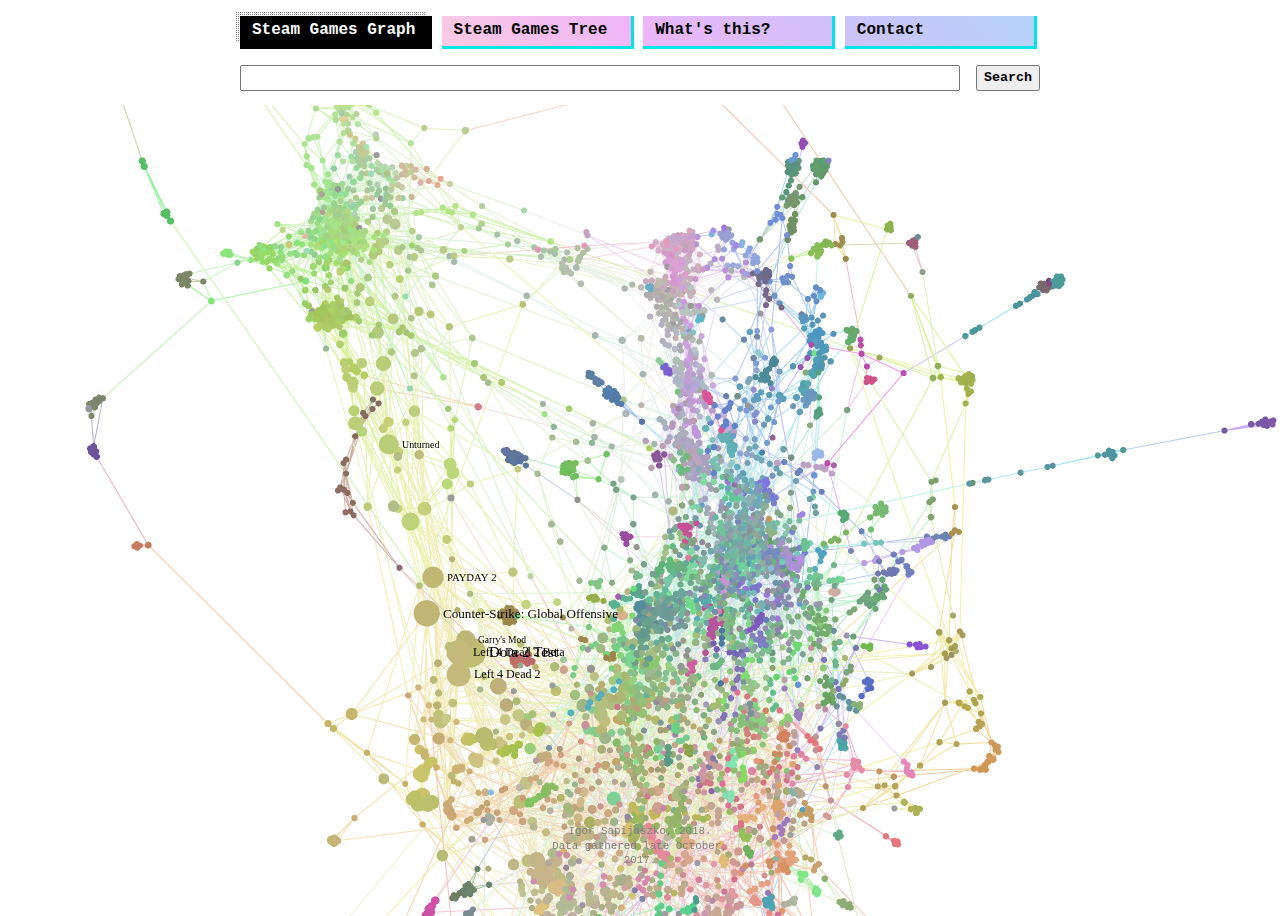
<file: index.html>
<html>
<head>
  <meta charset='utf-8'>
  <meta name='author' content='Igor Sapijaszko'>
  <meta name='description' content='Steam Games Graph - adjacency between Steam games, visualized.'>
  <link rel='stylesheet' href='style.css'>
  <html lang='en-US'>
  <link rel="icon"
      type="image/png"
      href="img/icon.png">
  <title>Steam Games Graph</title>
</head>
<body class="hidden-overflow">
  <nav>
    <div>
      <a class="nav-btn nav-btn-current">Steam Games Graph</a>
      <a class="nav-btn nav-btn-2 nav-btn-hover" href="graph-tree.html">Steam Games Tree</a>
      <a class="nav-btn nav-btn-3 nav-btn-hover" href="about.html">What's this?</a>
      <a class="nav-btn nav-btn-4 nav-btn-hover" href="contact.html">Contact</a>
    </div>
    <div class="nav-search">
      <input type="text" name="gameLabel" id="game-search-input">
      <button type="button" id="game-search-btn">Search</button>
    </div>

  </nav>
  <main>
    <script type="text/javascript">

    var nodes_colors = new Map();
    var edges_colors;
    var neighbors_json;

    fetch("data/neighbors.json")
    .then(response => response.json())
    .then(function(data){
      neighbors_json = data;
      // console.log(neighbors_json);
    });

    var labels_json;

    fetch("data/labels_from_graph.json")
    .then(response => response.json())
    .then(function(data){
      labels_json = data;
      // console.log(neighbors_json);
    });


    </script>
    <div id="node-detail-data" class="node-detail-data-box">
      <div><a id="node-detail-data-label-a" target="_blank"><span id="node-detail-data-label"></span></a></div>
      <div><table id="node-detail-data-table">
        <tr id="node-detail-data-table-header">
          <th>Neighbor</th>
          <th>Adjacency</th>
        </tr>
      </table></div>
    </div>
    <div id="container"></div>
    <script src="js/sigma.min.js"></script>
    <script src="js/sigma.parsers.json.min.js"></script>
    <script src="js/jquery-2.1.1.min.js"></script>
    <script src="js/fuse.min.js"></script>
    <script>

    // Instantiate sigma:
    s = new sigma({
      renderers: [
        {
          container: 'container',
          // type: 'canvas',
        }
      ],

      settings: {
        font: 'open sans',
        labelThreshold: 9,
        labelSize: 'proportional',
        minNodeSize: 3,
        maxNodeSize: 15,
        scalingMode: "outside",
        autoRescale: true,
        autoResize: true,

        // Captors
        zoomMin: 0.01,
        zoomMax: 2.5,
        zoomingRatio: 1.3
      }
    });

    function getStoreLink(id){
      return "https://store.steampowered.com/app/" + id + "/";
    }

    function restoreColors(){
      s.graph.nodes().forEach(function(node){
        node.color = nodes_colors.get(node.id);
      });

      s.graph.edges().forEach(function(edge, index){
        edge.color = edges_colors[index].color;
      });
    }

    sigma.parsers.json('data/data-5k-3t.json', s, function(s){

      console.log("parsed");

      s.bind('clickNode', function(node){

        var node_detail_data = document.getElementById("node-detail-data");
        var node_detail_data_label = document.getElementById("node-detail-data-label");
        node_detail_data.style.display = "block";

        var id = node.data.node.id;
        var label = node.data.node.label;
        if (node_detail_data_label.childNodes.length > 0){
          node_detail_data_label.removeChild(node_detail_data_label.childNodes[0]);
        }
        var label_a = document.getElementById("node-detail-data-label-a");
        var nbs = neighbors_json[id];
        var table = document.getElementById("node-detail-data-table");

        for (var i = table.rows.length - 1; i > 0; i--){
          table.deleteRow(i);
        }

        nbs.forEach(function(item, index){
          var row = table.insertRow(table.rows.length);
          var cell0 = row.insertCell(0);
          var cell1 = row.insertCell(1);
          var cell0_a = document.createElement('a');
          var cell0_text = document.createTextNode(labels_json[item[0]]);
          var cell1_text = document.createTextNode(item[1]/1000);
          cell0_a.appendChild(cell0_text);
          cell0_a.href = getStoreLink(item[0]);
          cell0_a.target = "_blank";
          cell0.appendChild(cell0_a);
          cell1.appendChild(cell1_text);
        });

        label_node = document.createTextNode(label);
        label_a.href= getStoreLink(id);
        node_detail_data_label.appendChild(label_node);

        var neighbors_ids = new Array(nbs.length);
        nbs.forEach(function(item, index){
          neighbors_ids[index] = item[0];
        });

        s.graph.nodes().forEach(function(node){
          if (node.id == id || neighbors_ids.includes(node.id)){
            node.active = true;
            node.color = nodes_colors.get(node.id);
            // console.log(nodes_colors[node.id]);
          } else {
            node.color = 'rgb(225,225,225)';
          }
        });

        s.graph.edges().forEach(function(edge, index){
          edge.color = 'rgb(235,235,235)';
        });

        s.refresh();
      });

      s.bind('clickStage', function(){
        var node_detail_data = document.getElementById("node-detail-data");
        node_detail_data.style.display = "none";

        restoreColors();

        s.refresh();
      });

      s.refresh();

      s.graph.nodes().forEach(function(node){
        nodes_colors.set(node.id, node.color);
      });

      edges_colors = JSON.parse(JSON.stringify(s.graph.edges()));
    });

    function onNodeFound (match) {

      var node_detail_data = document.getElementById("node-detail-data");
      node_detail_data.style.display = "none";

      var camera = s.cameras[0];

      camera.x = match['read_cam0:x'];
      camera.y = match['read_cam0:y'] + 5;
      camera.ratio = 0.075;

      camera.dispatchEvent('clickNode', {node: s.graph.nodes(match.id)});

      s.graph.nodes().forEach(function(node){
        if (node.id == match.id){
          node.color = nodes_colors.get(node.id);
        } else {
          node.color = 'rgb(225,225,225)';
        }
      });

      s.graph.edges().forEach(function(edge, index){
        edge.color = 'rgb(235,235,235)';
      });

      s.refresh();
    }

    function startSearch () {

      var search_bar = document.getElementById("game-search-input")
      var text = search_bar.value;

      // fuzzy Search
      var options = {
        shouldSort: true,
        threshold: 0.5,
        location: 0,
        distance: 100,
        maxPatternLength: 32,
        minMatchCharLength: 1,
        keys: [
          "label"
        ]
      };
      var fuse = new Fuse(s.graph.nodes(), options); // "list" is the item array
      var result = fuse.search(text);
      if (result.length > 0){
        var match = result[0]
        onNodeFound(match);
        if (match.label.toLowerCase() !== text.toLowerCase()) {
          search_bar.value = `${text} not found. Did you mean: ${match.label}?`
        }
      }
    };

    document.getElementById("game-search-btn").onclick = startSearch;
    document.getElementById("game-search-input").addEventListener("keyup", function(event){
      event.preventDefault();
      if (event.keyCode === 13){
        startSearch();
      }
    })

    </script>
  </main>
  <footer class="fixed-footer">
    <p>Igor Sapijaszko, 2018.<br>Data gathered late October, 2017.</p>
  </footer>
</body>
</html>
</file>
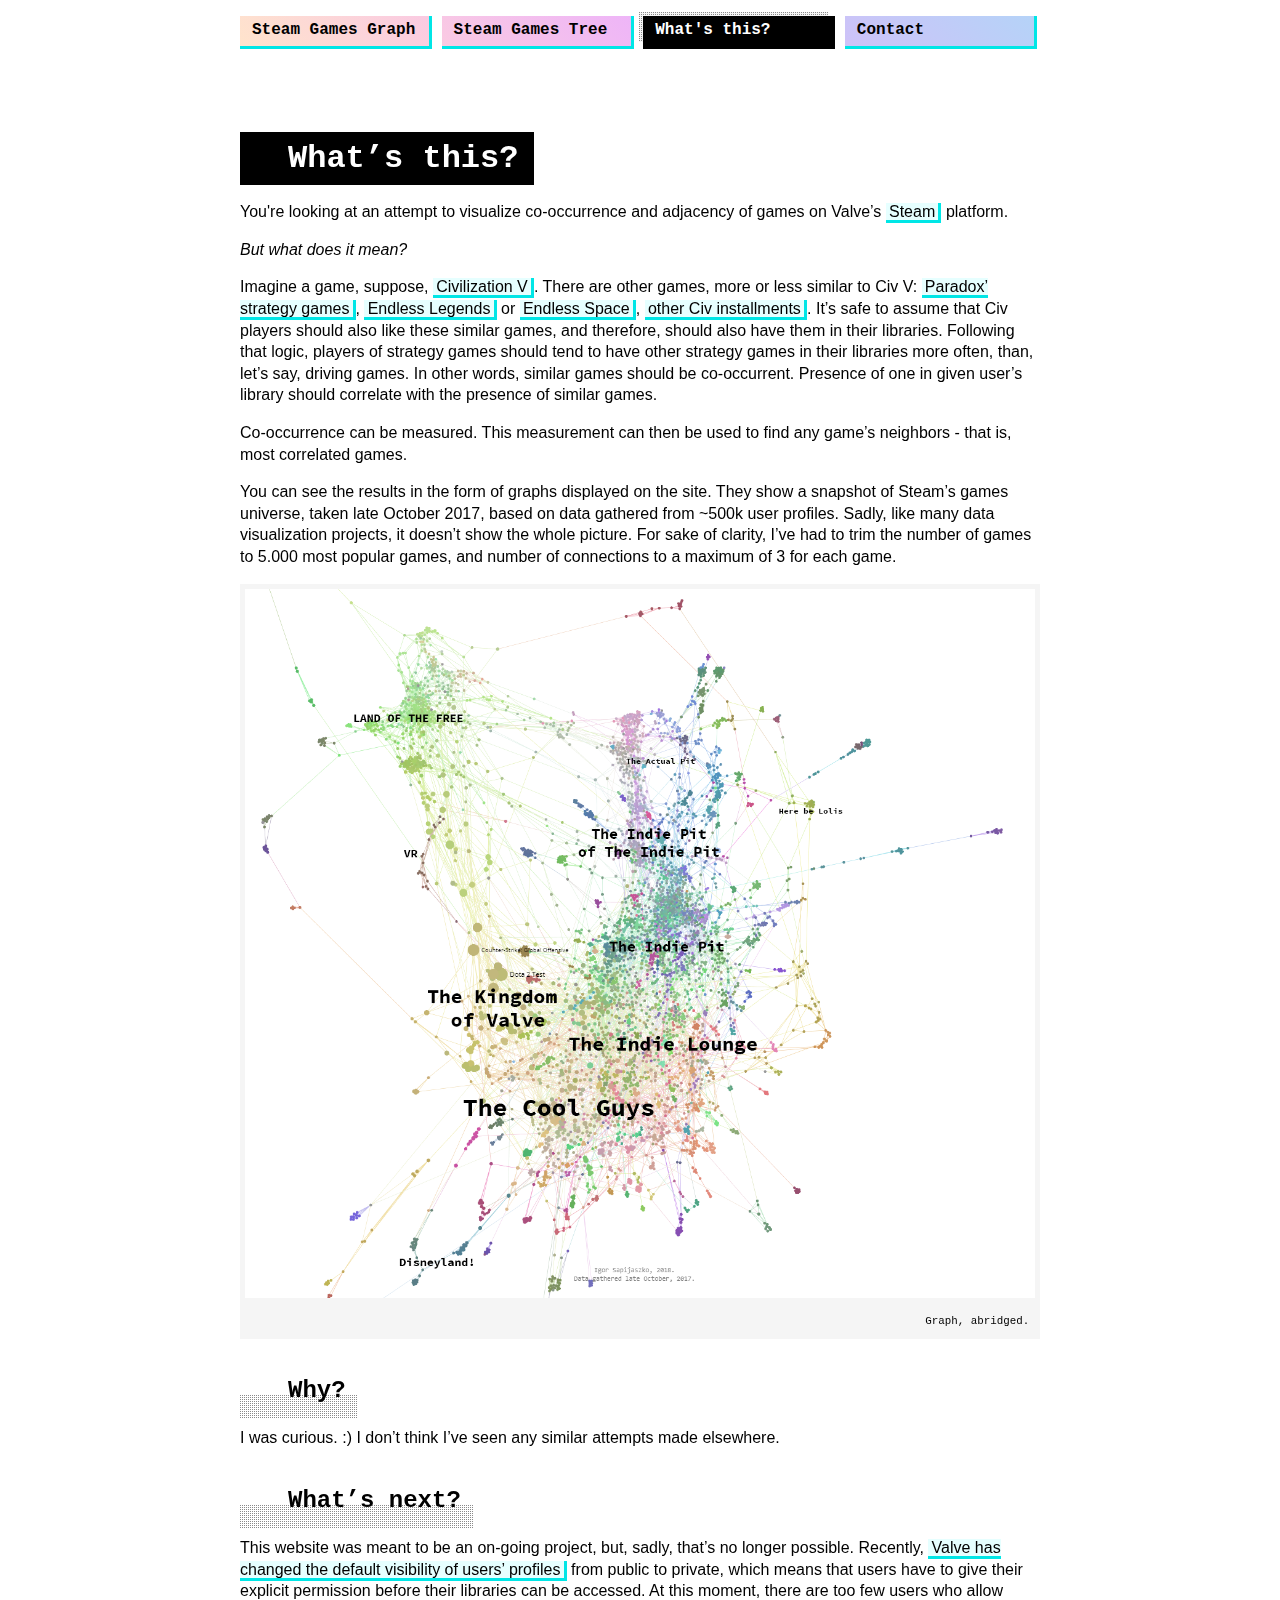
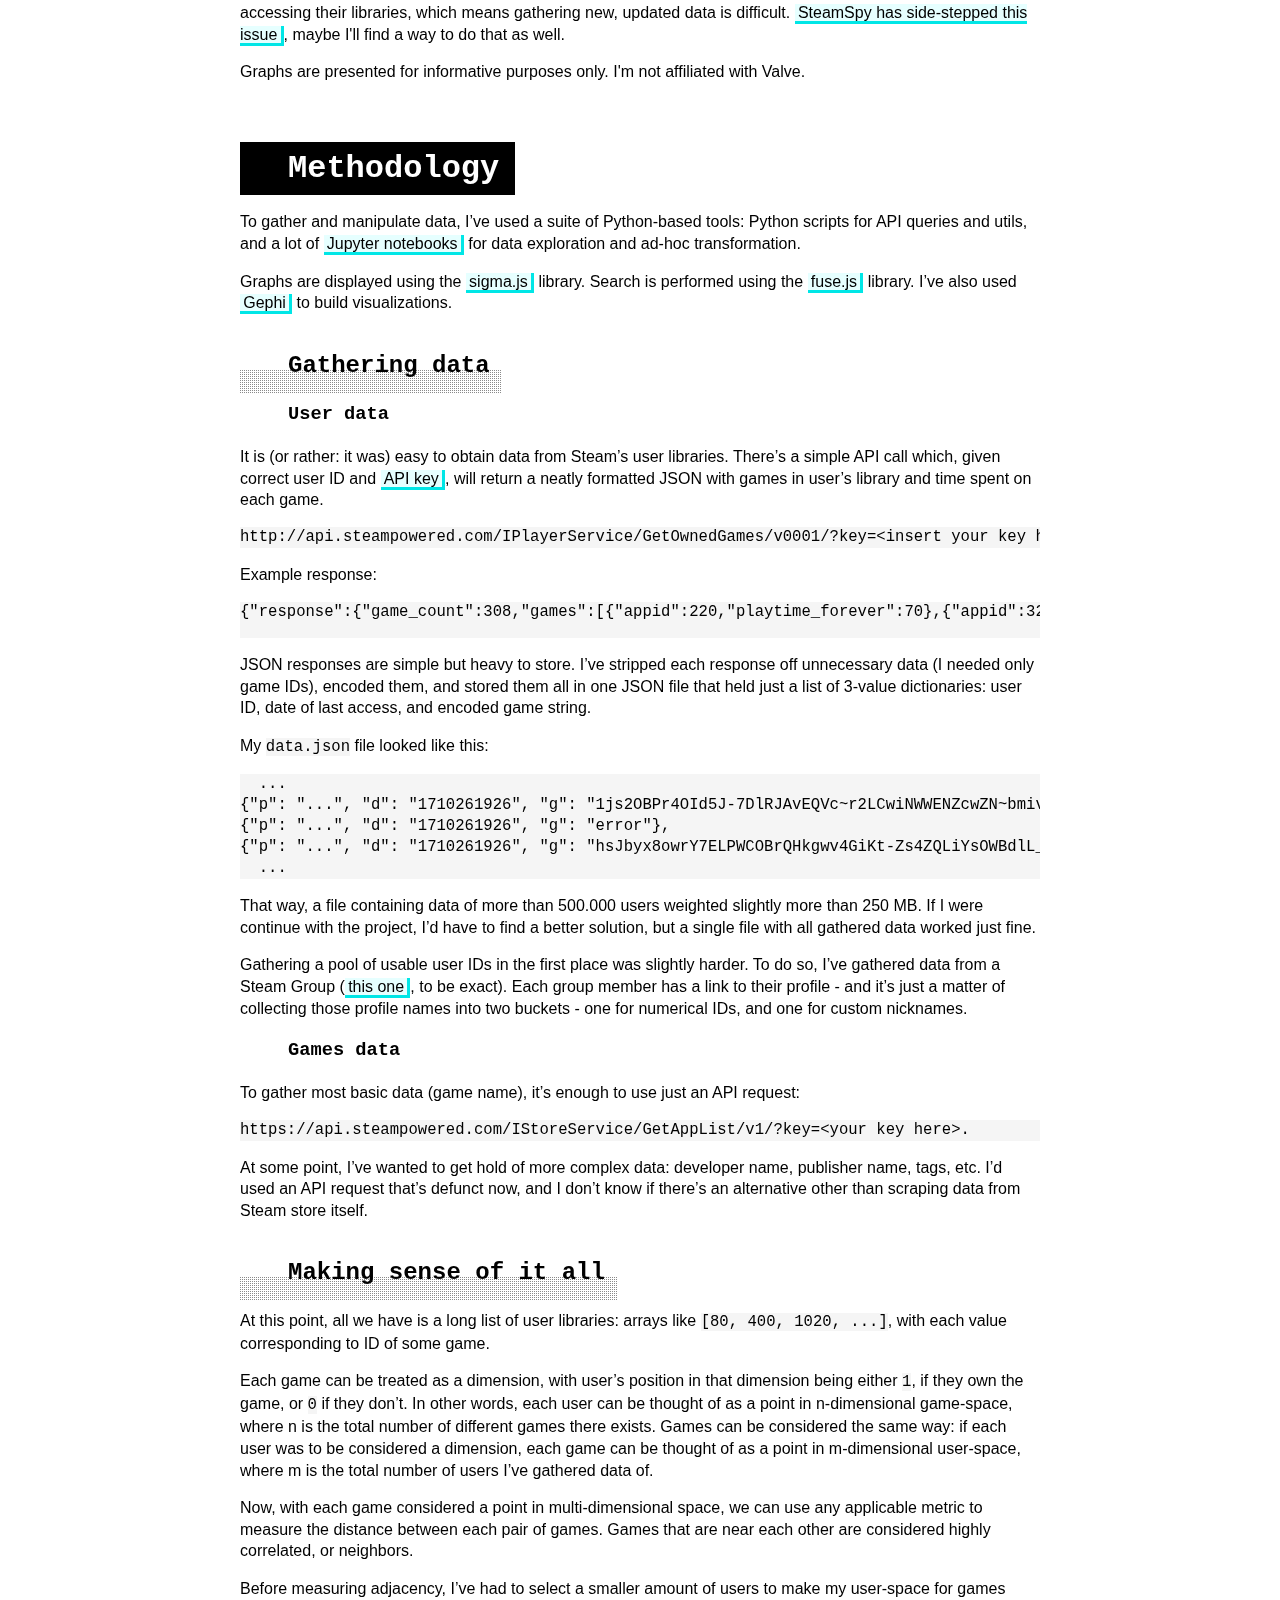
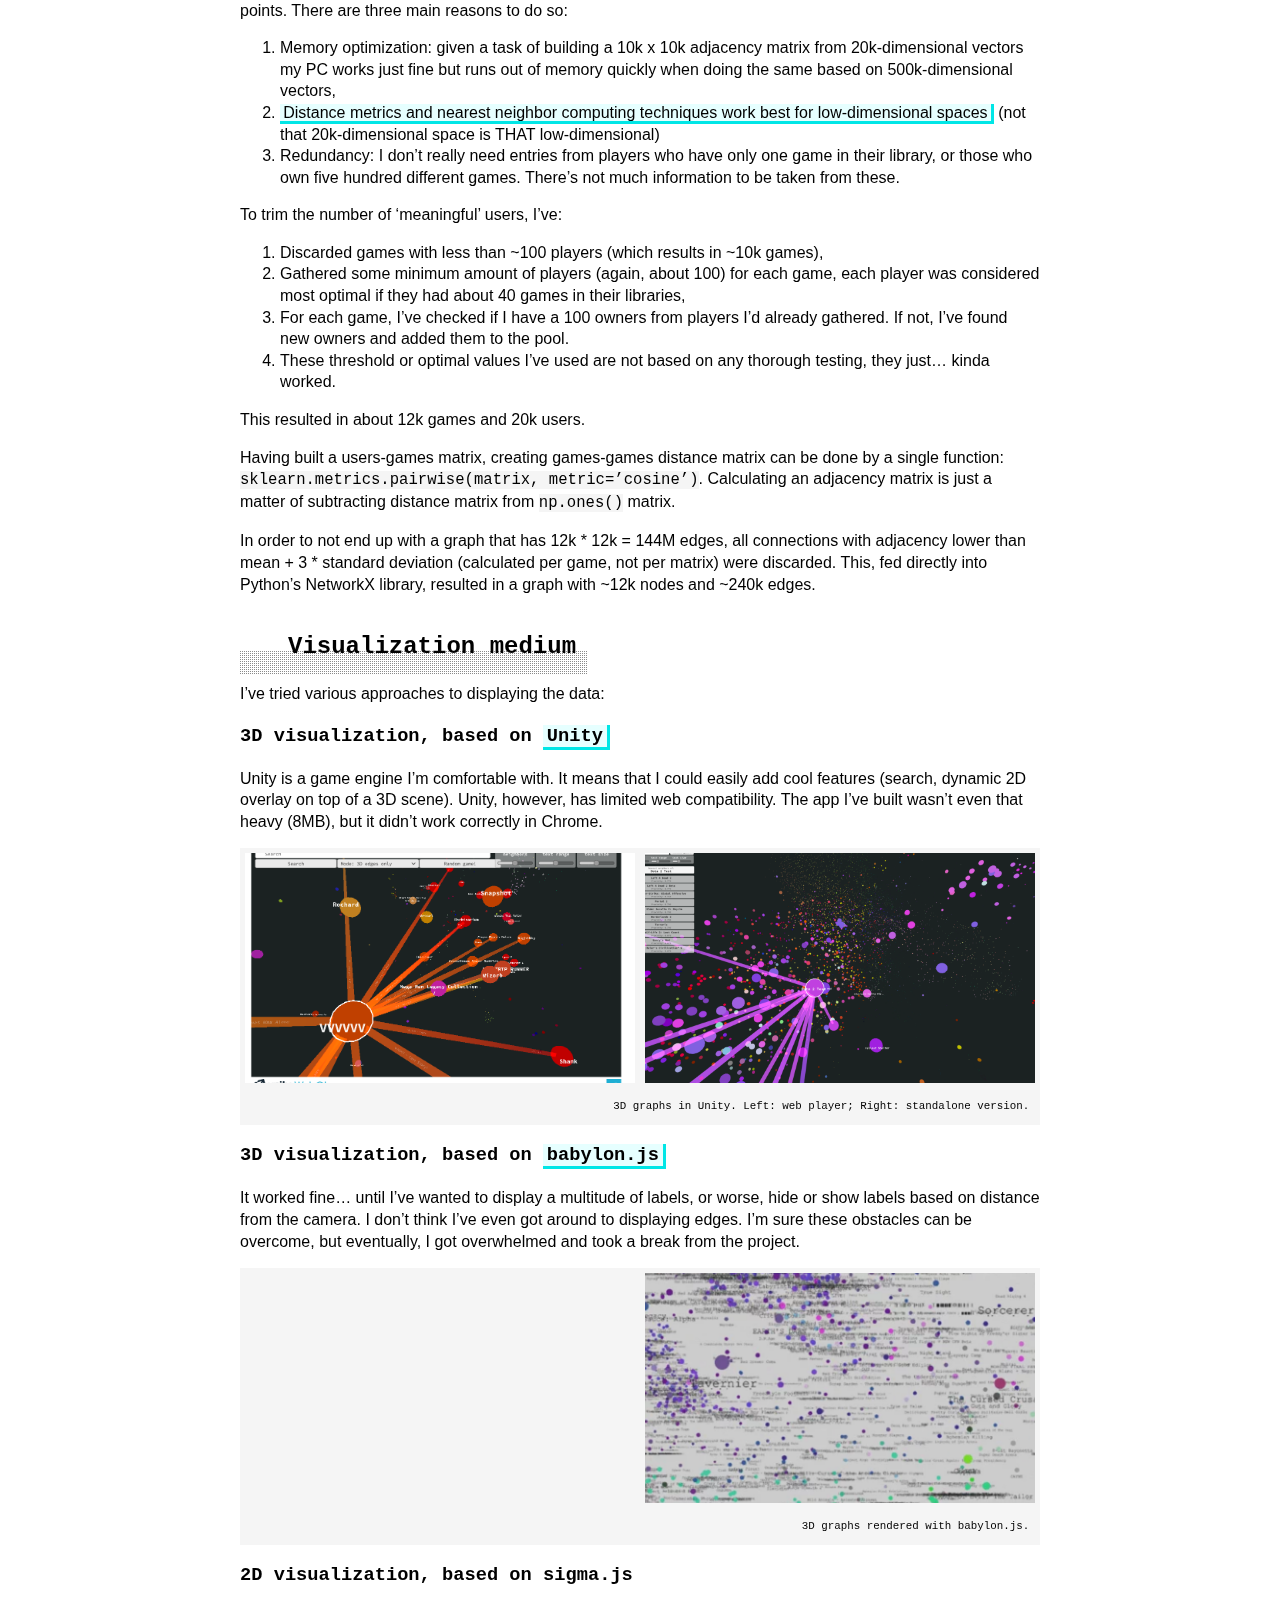
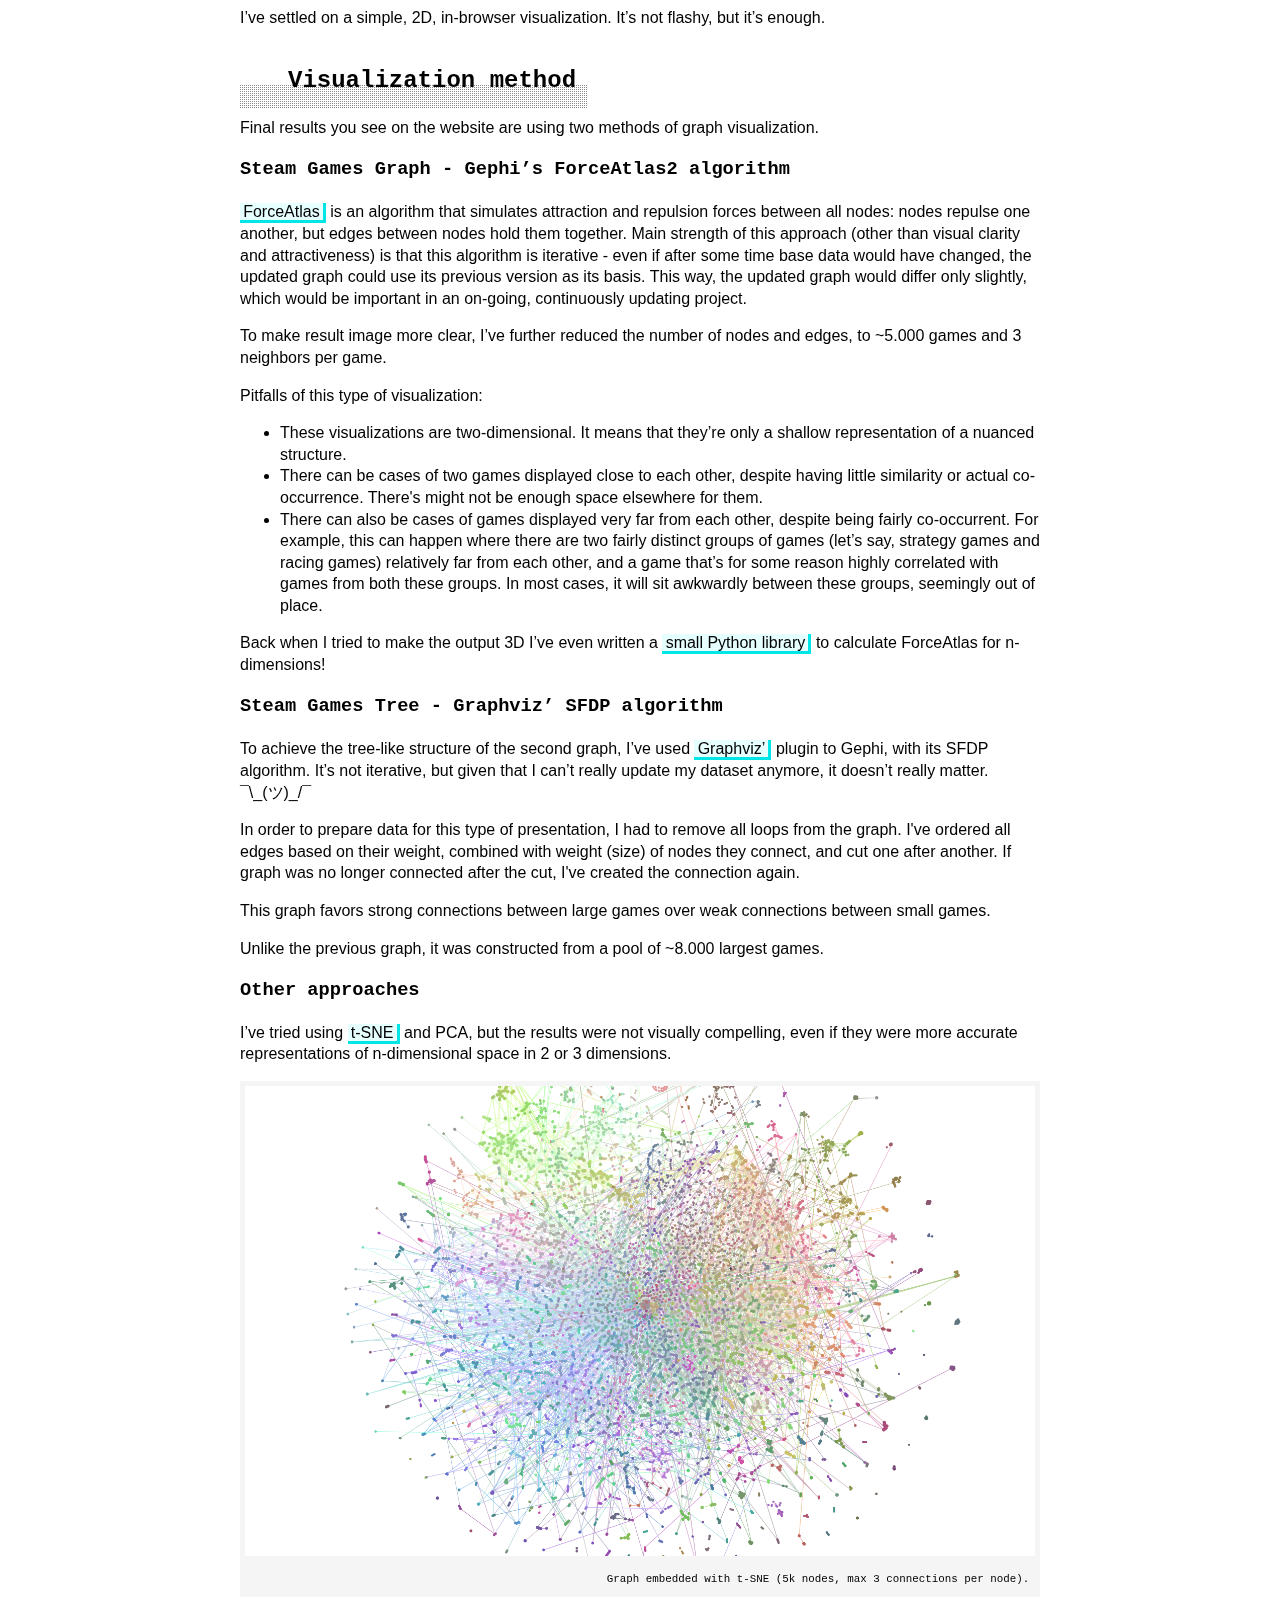
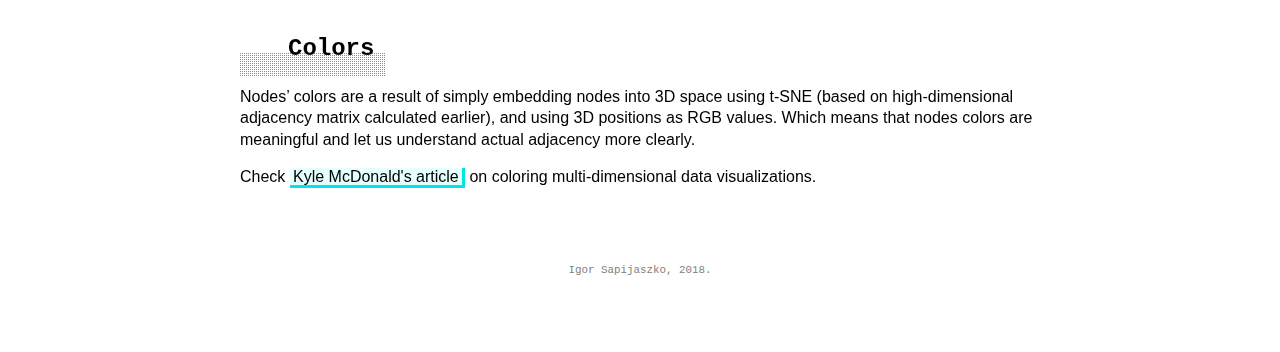
<file: about.html>
<!DOCTYPE html>
<html>
<head>
  <meta charset='utf-8'>
  <meta name='author' content='Igor Sapijaszko'>
  <meta name='description' content='Steam Games Graph - adjacency between Steam games, visualized.'>
  <link rel='stylesheet' href='style.css'>
  <link rel="icon"
      type="image/png"
      href="img/icon.png">
  <html lang='en-US'>
  <title>About</title>
</head>
<body>
  <nav>
    <a class="nav-btn nav-btn-1 nav-btn-hover" href="index.html">Steam Games Graph</a>
    <a class="nav-btn nav-btn-2 nav-btn-hover" href="graph-tree.html">Steam Games Tree</a>
    <a class="nav-btn nav-btn-current">What's this?</a>
    <a class="nav-btn nav-btn-4 nav-btn-hover" href="contact.html">Contact</a>
  </nav>
<main class="main-content">
  <article>
    <h1><span class="highlight-span">What’s this?</span></h1>
    <p>You're looking at an attempt to visualize co-occurrence and adjacency of games on Valve’s <a href="https://store.steampowered.com/" title="Steam">Steam</a> platform.</p>
    <p><em>But what does it mean?</em></p>
    <p>Imagine a game, suppose, <a href="https://store.steampowered.com/app/8930/Sid_Meiers_Civilization_V/" title="Civilization V">Civilization V</a>. There are other games, more or less similar to Civ V: <a href="https://store.steampowered.com/search/?term=strategy&developer=Paradox%20Development%20Studio" title="Paradox Studio Games">Paradox’ strategy games</a>, <a href="https://store.steampowered.com/app/289130/Endless_Legend/" title="Endless Legends">Endless Legends</a> or <a href="https://store.steampowered.com/app/392110/Endless_Space_2/" title="Endless Space 2">Endless Space</a>, <a href="https://store.steampowered.com/search/?term=Civilization" title="'Civilization' games">other Civ installments</a>. It’s safe to assume that Civ players should also like these similar games, and therefore, should also have them in their libraries. Following that logic, players of strategy games should tend to have other strategy games in their libraries more often, than, let’s say, driving games. In other words, similar games should be co-occurrent. Presence of one in given user’s library should correlate with the presence of similar games.</p>
    <p>Co-occurrence can be measured. This measurement can then be used to find any game’s neighbors - that is, most correlated games.</p>
    <p>You can see the results in the form of graphs displayed on the site. They show a snapshot of Steam’s games universe, taken late October 2017, based on data gathered from ~500k user profiles. Sadly, like many data visualization projects, it doesn’t show the whole picture. For sake of clarity, I’ve had to trim the number of games to 5.000 most popular games, and number of connections to a maximum of 3 for each game.</p>
    <div class="img-box">
      <img src="img/map_01.png" width="800">
      <p class="img-desc">Graph, abridged.</p>
    </div>
    <h2><span class="dotted-span">Why?</span></h2>
    <p>I was curious. :) I don’t think I’ve seen any similar attempts made elsewhere.</p>
    <h2><span class="dotted-span">What’s next?</span></h2>
    <p>This website was meant to be an on-going project, but, sadly, that’s no longer possible. Recently, <a href="https://steamcommunity.com/games/593110/announcements/detail/1667896941884942467" title="Steam Blog: New Profile Privacy Settings">Valve has changed the default visibility of users’ profiles</a> from public to private, which means that users have to give their explicit permission before their libraries can be accessed. At this moment, there are too few users who allow accessing their libraries, which means gathering new, updated data is difficult. <a href="https://galyonk.in/whats-going-on-with-steam-spy-deed5d699233" title="Sergey Galyonkin: What’s going on with Steam Spy?">SteamSpy has side-stepped this issue</a>, maybe I'll find a way to do that as well.</p>
    <p>Graphs are presented for informative purposes only. I'm not affiliated with Valve.</p>

    <h1><span class="highlight-span">Methodology</span></h1>
    <p>To gather and manipulate data, I’ve used a suite of Python-based tools: Python scripts for API queries and utils, and a lot of <a href="https://www.anaconda.com/download/" title="Anaconda Distribution">Jupyter notebooks</a> for data exploration and ad-hoc transformation.</p>
    <p>Graphs are displayed using the <a href="http://sigmajs.org/" title="sigma.js">sigma.js</a> library. Search is performed using the <a href="http://fusejs.io/" title="Fuse.js">fuse.js</a> library. I’ve also used <a href="https://gephi.org/" title="Gephi">Gephi</a> to build visualizations.</p>
    <h2><span class="dotted-span">Gathering data</span></h2>
    <h3><span class="border-span">User data</span></h3>
    <p>It is (or rather: it was) easy to obtain data from Steam’s user libraries. There’s a simple API call which, given correct user ID and <a href="https://steamcommunity.com/dev/apikey" title="Steam API key">API key</a>, will return a neatly formatted JSON with games in user’s library and time spent on each game.</p>
<p><pre>http://api.steampowered.com/IPlayerService/GetOwnedGames/v0001/?key=&lt;insert your key here&gt;&steamid=&lt;insert user id here&gt;&format=json</pre></p>
    <p>Example response:</p>
      <p><pre><samp>{"response":{"game_count":308,"games":[{"appid":220,"playtime_forever":70},{"appid":320,"playtime_forever":0},{"appid":340,"playtime_forever":0},{"appid":360,"playtime_forever":0},...</p></pre></samp>

    <p>JSON responses are simple but heavy to store. I’ve stripped each response off unnecessary data (I needed only game IDs), encoded them, and stored them all in one JSON file that held just a list of 3-value dictionaries: user ID, date of last access, and encoded game string.</p>
    <p>My <span class="code">data.json</span> file looked like this:</p>
    <p><pre><samp>  ...
{"p": "...", "d": "1710261926", "g": "1js2OBPr4OId5J-7DlRJAvEQVc~r2LCwiNWWENZcwZN~bmivwfQ2sV9TSqejmR8UcN8LM~1D3Pvw.wvEegEI~EB-DxssX"},
{"p": "...", "d": "1710261926", "g": "error"},
{"p": "...", "d": "1710261926", "g": "hsJbyx8owrY7ELPWCOBrQHkgwv4GiKt-Zs4ZQLiYsOWBdlL_nv4h0euf4mdTdrgwFzdYc51UvAdLtL8Hebq.uyjI4~.GzWz9XvArCC9I.~QRXoXc31z0brd-z3Fd.cIYkB"},
  ...</samp></pre></p>
    <p>That way, a file containing data of more than 500.000 users weighted slightly more than 250 MB. If I were continue with the project, I’d have to find a better solution, but a single file with all gathered data worked just fine.</p>
    <p>Gathering a pool of usable user IDs in the first place was slightly harder. To do so, I’ve gathered data from a Steam Group (<a href="https://steamcommunity.com/groups/familysharing#members" title="Steam Family Sharing group">this one</a>, to be exact). Each group member has a link to their profile - and it’s just a matter of collecting those profile names into two buckets - one for numerical IDs, and one for custom nicknames.</p>
    <h3><span class="border-span">Games data</span></h3>
    <p>To gather most basic data (game name), it’s enough to use just an API request:</p>
    <p><pre>https://api.steampowered.com/IStoreService/GetAppList/v1/?key=&lt;your key here&gt;.</pre></p>
    <p>At some point, I’ve wanted to get hold of more complex data: developer name, publisher name, tags, etc. I’d used an API request that’s defunct now, and I don’t know if there’s an alternative other than scraping data from Steam store itself.</p>
    <h2><span class="dotted-span">Making sense of it all</span></h2>
    <p>At this point, all we have is a long list of user libraries: arrays like <span class="code">[80, 400, 1020, ...]</span>, with each value corresponding to ID of some game.</p>
    <p>Each game can be treated as a dimension, with user’s position in that dimension being either <span class="code">1</span>, if they own the game, or <span class="code">0</span> if they don’t. In other words, each user can be thought of as a point in n-dimensional game-space, where n is the total number of different games there exists. Games can be considered the same way: if each user was to be considered a dimension, each game can be thought of as a point in m-dimensional user-space, where m is the total number of users I’ve gathered data of.</p>
    <p>Now, with each game considered a point in multi-dimensional space, we can use any applicable metric to measure the distance between each pair of games. Games that are near each other are considered highly correlated, or neighbors.</p>
    <p>Before measuring adjacency, I’ve had to select a smaller amount of users to make my user-space for games points. There are three main reasons to do so:</p>
    <ol>
    <li>Memory optimization: given a task of building a 10k x 10k adjacency matrix from 20k-dimensional vectors my PC works just fine but runs out of memory quickly when doing the same based on 500k-dimensional vectors,</li>
    <li><a href="https://en.wikipedia.org/wiki/Curse_of_dimensionality">Distance metrics and nearest neighbor computing techniques work best for low-dimensional spaces</a> (not that 20k-dimensional space is THAT low-dimensional)</li>
    <li>Redundancy: I don’t really need entries from players who have only one game in their library, or those who own five hundred different games. There’s not much information to be taken from these.</li>
  </ol>
    <p>To trim the number of ‘meaningful’ users, I’ve:</p>
    <ol>
      <li>Discarded games with less than ~100 players (which results in ~10k games),</li>
      <li>Gathered some minimum amount of players (again, about 100) for each game, each player was considered most optimal if they had about 40 games in their libraries,</li>
      <li>For each game, I’ve checked if I have a 100 owners from players I’d already gathered. If not, I’ve found new owners and added them to the pool.</li>
      <li>These threshold or optimal values I’ve used are not based on any thorough testing, they just… kinda worked.</li>
  </ol>
    <p>This resulted in about 12k games and 20k users.</p>

    <p>Having built a users-games matrix, creating games-games distance matrix can be done by a single function: <span class="code">sklearn.metrics.pairwise(matrix, metric=’cosine’)</span>. Calculating an adjacency matrix is just a matter of subtracting distance matrix from <span class="code">np.ones()</span> matrix.</p>
    <p>In order to not end up with a graph that has 12k * 12k = 144M edges, all connections with adjacency lower than mean + 3 * standard deviation (calculated per game, not per matrix) were discarded. This, fed directly into Python’s NetworkX library, resulted in a graph with ~12k nodes and ~240k edges.</p>
    <h2><span class="dotted-span">Visualization medium</span></h2>
    <p>I’ve tried various approaches to displaying the data:</p>
    <h3>3D visualization, based on <a href="https://unity3d.com/" title="Unity">Unity</a></h3>
    <p>Unity is a game engine I’m comfortable with. It means that I could easily add cool features (search, dynamic 2D overlay on top of a 3D scene). Unity, however, has limited web compatibility. The app I’ve built wasn’t even that heavy (8MB), but it didn’t work correctly in Chrome.</p>
    <div class="img-box">
      <img src="img/unity_01.png" width="400" height="240"><img src="img/unity_02.png" width="400" height="240">
      <p class="img-desc">3D graphs in Unity. Left: web player; Right: standalone version.</p>
    </div>
    <h3>3D visualization, based on <a href="https://www.babylonjs.com/" title="babylon.js">babylon.js</a></h3>
    <p>It worked fine… until I’ve wanted to display a multitude of labels, or worse, hide or show labels based on distance from the camera. I don’t think I’ve even got around to displaying edges. I’m sure these obstacles can be overcome, but eventually, I got overwhelmed and took a break from the project.</p>
    <div class="img-box">
      <iframe src="https://giphy.com/embed/l4FGzWrCSvaAykyLm" width="400" height="240" frameBorder="0" class="giphy-embed" allowFullScreen></iframe>
      <img src="img/babylonjs_03.png" width="400" height="240">
      <p class="img-desc">3D graphs rendered with babylon.js.</p>
    </div>
    <h3>2D visualization, based on sigma.js</h3>
    <p>I’ve settled on a simple, 2D, in-browser visualization. It’s not flashy, but it’s enough.</p>
    <h2><span class="dotted-span">Visualization method</span></h2>
    <p>Final results you see on the website are using two methods of graph visualization.</p>
    <h3>Steam Games Graph - Gephi’s ForceAtlas2 algorithm</h3>
    <p><a href="https://github.com/gephi/gephi/wiki/Force-Atlas-2" title="ForceAtlas2">ForceAtlas</a> is an algorithm that simulates attraction and repulsion forces between all nodes: nodes repulse one another, but edges between nodes hold them together. Main strength of this approach (other than visual clarity and attractiveness) is that this algorithm is iterative - even if after some time base data would have changed, the updated graph could use its previous version as its basis. This way, the updated graph would differ only slightly, which would be important in an on-going, continuously updating project.</p>
    <p>To make result image more clear, I’ve further reduced the number of nodes and edges, to ~5.000 games and 3 neighbors per game.</p>
    <p>Pitfalls of this type of visualization:</p>
    <ul>
      <li>These visualizations are two-dimensional. It means that they’re only a shallow representation of a nuanced structure.</li>
      <li>There can be cases of two games displayed close to each other, despite having little similarity or actual co-occurrence. There's might not be enough space elsewhere for them.</li>
      <li>There can also be cases of games displayed very far from each other, despite being fairly co-occurrent. For example, this can happen where there are two fairly distinct groups of games (let’s say, strategy games and racing games) relatively far from each other, and a game that’s for some reason highly correlated with games from both these groups. In most cases, it will sit awkwardly between these groups, seemingly out of place.</li>
  </ul>
    <p>Back when I tried to make the output 3D I’ve even written a <a href="https://github.com/Ankhee/ndim_forceatlas" title="NDimForceAtlas">small Python library</a> to calculate ForceAtlas for n-dimensions!</p>
    <h3>Steam Games Tree - Graphviz’ SFDP algorithm</h3>
    <p>To achieve the tree-like structure of the second graph, I’ve used <a href="https://www.graphviz.org/" title="Graphviz">Graphviz’</a> plugin to Gephi, with its SFDP algorithm. It’s not iterative, but given that I can’t really update my dataset anymore, it doesn’t really matter. ¯\_(ツ)_/¯</p>
    <p>In order to prepare data for this type of presentation, I had to remove all loops from the graph. I've ordered all edges based on their weight, combined with weight (size) of nodes they connect, and cut one after another. If graph was no longer connected after the cut, I've created the connection again. </p>
    <p>This graph favors strong connections between large games over weak connections between small games.</p>
    <p>Unlike the previous graph, it was constructed from a pool of ~8.000 largest games.</p>
    <h3>Other approaches</h3>
    <p>I’ve tried using <a href="https://lvdmaaten.github.io/tsne/" title="Laurens van der Maaten: t-SNE">t-SNE</a> and PCA, but the results were not visually compelling, even if they were more accurate representations of n-dimensional space in 2 or 3 dimensions.</p>
    <div class="img-box">
      <img src="img/tsne.png" width="800" height="480">
      <p class="img-desc">Graph embedded with t-SNE (5k nodes, max 3 connections per node).</p>
    </div>
    <h2><span class="dotted-span">Colors</span></h2>
    <p>Nodes’ colors are a result of simply embedding nodes into 3D space using t-SNE (based on high-dimensional adjacency matrix calculated earlier), and using 3D positions as RGB values. Which means that nodes colors are meaningful and let us understand actual adjacency more clearly.</p>
    <p>Check <a href="https://github.com/kylemcdonald/Coloring-t-SNE" title="Kyle McDonald: Coloring t-SNE">Kyle McDonald's article</a> on coloring multi-dimensional data visualizations.</p>
  </article>
</main>
<footer>
  <p>Igor Sapijaszko, 2018.</p>
</footer>
</body>
</html>
</file>
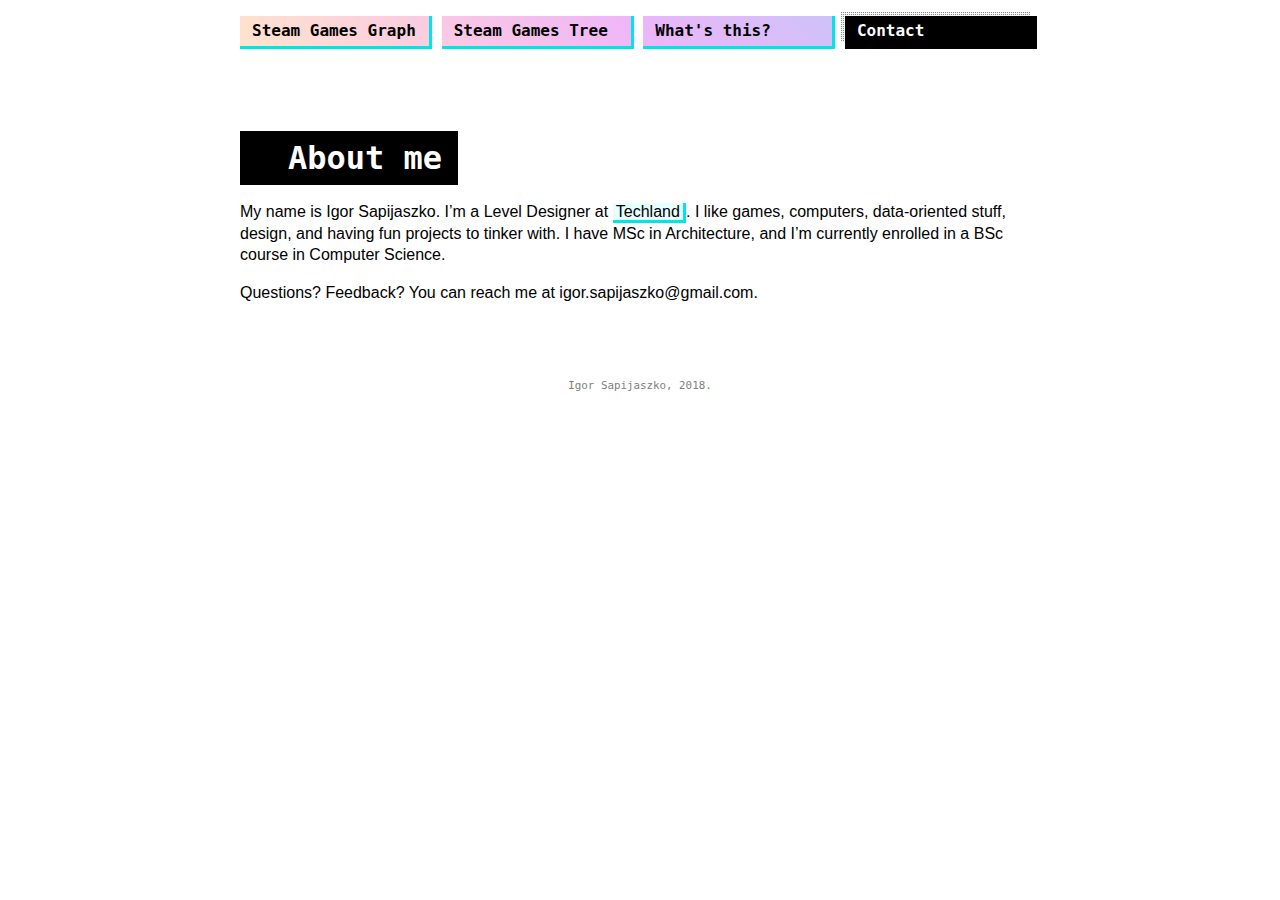
<file: contact.html>
<!DOCTYPE html>
<html>
<head>
  <meta charset='utf-8'>
  <meta name='author' content='Igor Sapijaszko'>
  <meta name='description' content='Steam Games Graph - adjacency between Steam games, visualized.'>
  <link rel='stylesheet' href='style.css'>
  <html lang='en-US'>
  <link rel="icon"
      type="image/png"
      href="img/icon.png">
  <title>Contact</title>
</head>
<body>
  <nav>
    <a class="nav-btn nav-btn-1 nav-btn-hover" href="index.html">Steam Games Graph</a>
    <a class="nav-btn nav-btn-2 nav-btn-hover" href="graph-tree.html">Steam Games Tree</a>
    <a class="nav-btn nav-btn-3 nav-btn-hover" href="about.html">What's this?</a>
    <a class="nav-btn nav-btn-current">Contact</a>
  </nav>
<main class="main-content">
  <article>
    <h1><span class="highlight-span">About me</span></h1>
    <p>My name is Igor Sapijaszko. I’m a Level Designer at <a href="http://techland.pl/" title="Techland">Techland</a>. I like games, computers, data-oriented stuff, design, and having fun projects to tinker with. I have MSc in Architecture, and I’m currently enrolled in a BSc course in Computer Science.</p>
    <p>Questions? Feedback? You can reach me at igor.sapijaszko@gmail.com.</p>
  </article>
</main>
<footer>
  <p>Igor Sapijaszko, 2018.</p>
</footer>
</body>
</html>
</file>
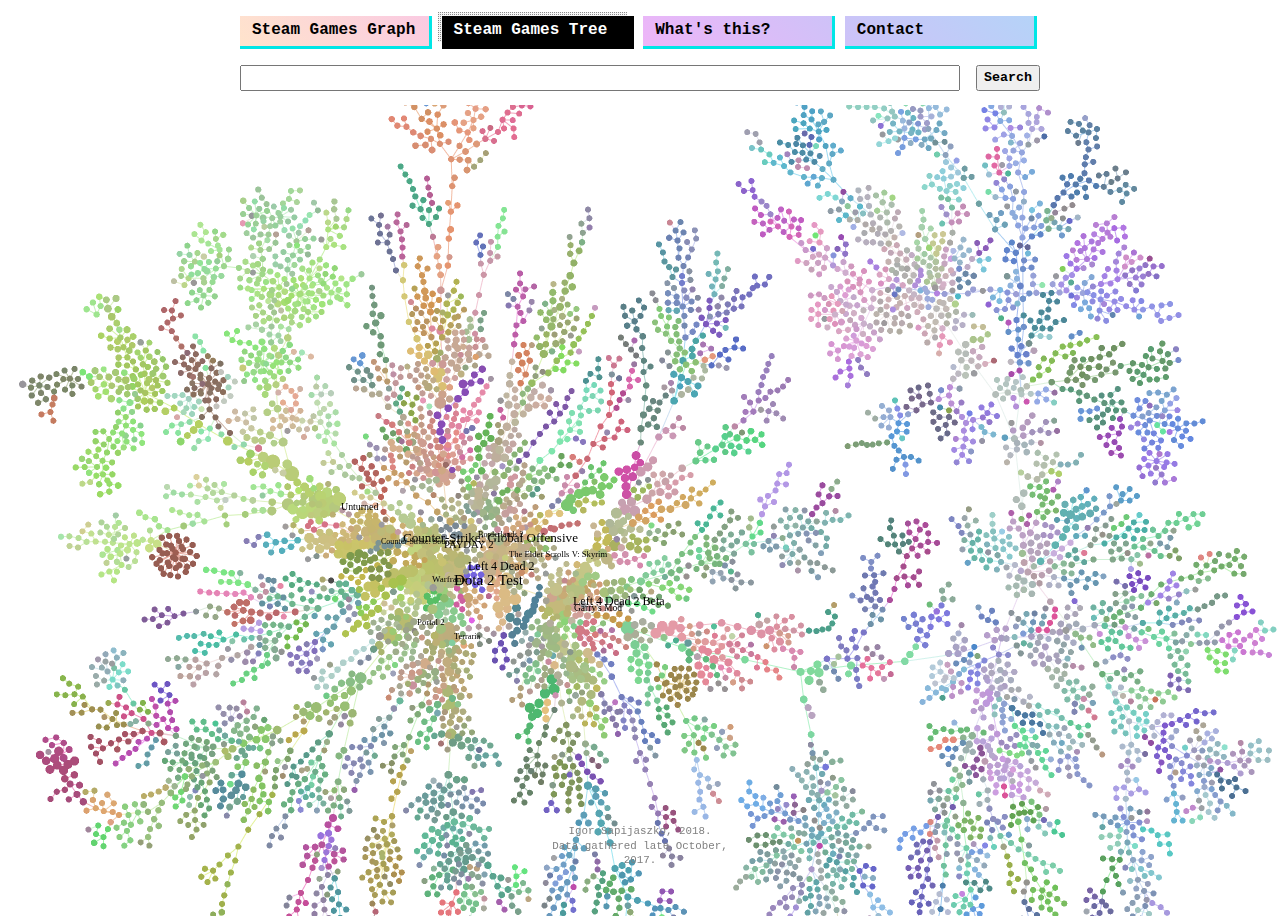
<file: graph-tree.html>
<html>
<head>
  <meta charset='utf-8'>
  <meta name='author' content='Igor Sapijaszko'>
  <meta name='description' content='Steam Games Graph - adjacency between Steam games, visualized.'>
  <link rel='stylesheet' href='style.css'>
  <html lang='en-US'>
  <link rel="icon"
      type="image/png"
      href="img/icon.png">
  <title>Steam Games Tree</title>
</head>
<body class="hidden-overflow">
  <nav>
    <div>
      <a class="nav-btn nav-btn-1 nav-btn-hover"  href="index.html">Steam Games Graph</a>
      <a class="nav-btn nav-btn-current">Steam Games Tree</a>
      <a class="nav-btn nav-btn-3 nav-btn-hover" href="about.html">What's this?</a>
      <a class="nav-btn nav-btn-4 nav-btn-hover" href="contact.html">Contact</a>
    </div>
    <div class="nav-search">
      <input type="text" name="gameLabel" id="game-search-input">
      <button type="button" id="game-search-btn">Search</button>
    </div>

  </nav>
  <main>
    <script type="text/javascript">

    var nodes_colors = new Map();
    var edges_colors;
    var neighbors_json;

    fetch("data/neighbors.json")
    .then(response => response.json())
    .then(function(data){
      neighbors_json = data;
      // console.log(neighbors_json);
    });

    var labels_json;

    fetch("data/labels_from_graph.json")
    .then(response => response.json())
    .then(function(data){
      labels_json = data;
      // console.log(neighbors_json);
    });


    </script>
    <div id="node-detail-data" class="node-detail-data-box">
      <div><a id="node-detail-data-label-a" target="_blank"><span id="node-detail-data-label"></span></a></div>
      <div><table id="node-detail-data-table">
        <tr id="node-detail-data-table-header">
          <th>Neighbor</th>
          <th>Adjacency</th>
        </tr>
      </table></div>
    </div>
    <div id="container"></div>
    <script src="js/sigma.min.js"></script>
    <script src="js/sigma.parsers.json.min.js"></script>
    <script src="js/jquery-2.1.1.min.js"></script>
    <script src="js/fuse.min.js"></script>
    <script>

    // Instantiate sigma:
    s = new sigma({
      renderers: [
        {
          container: 'container',
          // type: 'canvas',
        }
      ],

      settings: {
        font: 'open sans',
        labelThreshold: 8,
        labelSize: 'proportional',
        minNodeSize: 3,
        maxNodeSize: 15,
        scalingMode: "outside",
        autoRescale: true,
        autoResize: true,

        // Captors
        zoomMin: 0.01,
        zoomMax: 2,
        zoomingRatio: 1.3
      }
    });

    function getStoreLink(id){
      return "https://store.steampowered.com/app/" + id + "/";
    }

    function restoreColors(){
      s.graph.nodes().forEach(function(node){
        node.color = nodes_colors.get(node.id);
      });

      s.graph.edges().forEach(function(edge, index){
        edge.color = edges_colors[index].color;
      });
    }

    sigma.parsers.json('data/data-8k-noloops.json', s, function(s){

      console.log("parsed");

      s.bind('clickNode', function(node){

        var node_detail_data = document.getElementById("node-detail-data");
        var node_detail_data_label = document.getElementById("node-detail-data-label");
        node_detail_data.style.display = "block";

        var id = node.data.node.id;
        var label = node.data.node.label;
        if (node_detail_data_label.childNodes.length > 0){
          node_detail_data_label.removeChild(node_detail_data_label.childNodes[0]);
        }
        var label_a = document.getElementById("node-detail-data-label-a");
        var nbs = neighbors_json[id];
        var table = document.getElementById("node-detail-data-table");

        for (var i = table.rows.length - 1; i > 0; i--){
          table.deleteRow(i);
        }

        nbs.forEach(function(item, index){
          var row = table.insertRow(table.rows.length);
          var cell0 = row.insertCell(0);
          var cell1 = row.insertCell(1);
          var cell0_a = document.createElement('a');
          var cell0_text = document.createTextNode(labels_json[item[0]]);
          var cell1_text = document.createTextNode(item[1]/1000);
          cell0_a.appendChild(cell0_text);
          cell0_a.href = getStoreLink(item[0]);
          cell0_a.target = "_blank";
          cell0.appendChild(cell0_a);
          cell1.appendChild(cell1_text);
        });

        label_node = document.createTextNode(label);
        label_a.href= getStoreLink(id);
        node_detail_data_label.appendChild(label_node);

        var neighbors_ids = new Array(nbs.length);
        nbs.forEach(function(item, index){
          neighbors_ids[index] = item[0];
        });

        s.graph.nodes().forEach(function(node){
          if (node.id == id || neighbors_ids.includes(node.id)){
            node.active = true;
            node.color = nodes_colors.get(node.id);
            // console.log(nodes_colors[node.id]);
          } else {
            node.color = 'rgb(225,225,225)';
          }
        });

        s.graph.edges().forEach(function(edge, index){
          edge.color = 'rgb(235,235,235)';
        });

        s.refresh();
      });

      s.bind('clickStage', function(){
        var node_detail_data = document.getElementById("node-detail-data");
        node_detail_data.style.display = "none";

        restoreColors();

        s.refresh();
      });

      s.refresh();

      s.graph.nodes().forEach(function(node){
        nodes_colors.set(node.id, node.color);
      });

      edges_colors = JSON.parse(JSON.stringify(s.graph.edges()));
    });

    function startSearch () {
      var text = document.getElementById("game-search-input").value;
      var options = {
        shouldSort: true,
        threshold: 0.5,
        location: 0,
        distance: 100,
        maxPatternLength: 32,
        minMatchCharLength: 1,
        keys: [
          "label"
        ]
      };
      var fuse = new Fuse(s.graph.nodes(), options); // "list" is the item array
      var result = fuse.search(text);
      if (result.length > 0){

        var node_detail_data = document.getElementById("node-detail-data");
        node_detail_data.style.display = "none";

        var camera = s.cameras[0];
        var match = result[0];
        // console.log(match);
        camera.x = match['read_cam0:x'];
        camera.y = match['read_cam0:y'] + 5;
        camera.ratio = 0.075;

        camera.dispatchEvent('clickNode', {node: s.graph.nodes(match.id)});

        s.graph.nodes().forEach(function(node){
          if (node.id == match.id){
            node.color = nodes_colors.get(node.id);
          } else {
            node.color = 'rgb(225,225,225)';
          }
        });

        s.graph.edges().forEach(function(edge, index){
          edge.color = 'rgb(235,235,235)';
        });

        s.refresh();
      }
    };

    document.getElementById("game-search-btn").onclick = startSearch;
    document.getElementById("game-search-input").addEventListener("keyup", function(event){
      event.preventDefault();
      if (event.keyCode === 13){
        startSearch();
      }
    })

    </script>
  </main>
  <footer class="fixed-footer">
    <p>Igor Sapijaszko, 2018.<br>Data gathered late October, 2017.</p>
  </footer>
</body>
</html>
</file>
<file: style.css>
html {
  font-family: "Open Sans", sans-serif;
  line-height: 1.35;
}

.main-content {
  position: relative;
}

#game-search-btn {
  font-family: 'Source Code Pro', monospace;
  font-weight: 900;
}

#game-search-btn:hover {
animation: colorchange 0.5s infinite; /* animation-name followed by duration in seconds*/
     /* you could also use milliseconds (ms) or something like 2.5s */
  -webkit-animation: colorchange 0.5s infinite; /* Chrome and Safari */
}

@keyframes colorchange
{
  0%   {background: #ffe5cb;}
  50%  {background: #eeb5f8;}
  100% {background: #ffe5cb;}
}

@-webkit-keyframes colorchange /* Safari and Chrome - necessary duplicate */
{
  0%   {background: #ffe5cb;}
  50%  {background: #eeb5f8;}
  100% {background: #ffe5cb;}
}

body {
  height: 100%
}

footer {
  font-family: monospace;
  font-size: smaller;
  color: gray;
  right: 50%;
  height: 8em;
  margin-top: 4em;
  left: 50%;
  width: 200px;
  transform: translate(-100px, 0);
  position: relative;
  text-align: center;
}

.fixed-footer {
  position:fixed;
  bottom:0;
}


nav {
  position:relative;
  display:block;
  margin: 0 auto;
  max-width: 800px;
  padding: .5em;
  overflow: visible;
  font-size: medium;
}

.nav-search {
  padding-top: 1em;
  height: 2em;
}

#game-search-input {
  left: 0;
  width: 720px;
}

#game-search-input, #game-search-btn {
  height: 2em;
}

#game-search-btn {
  position: absolute;
  right: 8px;
}

article {
  position:relative;
  display:block;
  margin: 0 auto;
  max-width: 800px;
  padding: 1em;
}

.node-detail-data-box {
  position: fixed;
  z-index: 30;
  top: 9em;
  left: 2em;
  background: white;
  padding: 10;
  display: none;
  border: thick solid black;
  border-width: 0 thick thick 0;
}

#node-detail-data-label {
  font-family: 'Source Code Pro', monospace;
  font-weight: 900;
  font-size: larger;
}

#node-detail-data-table {
  padding-top: 1em;
}

td {
  padding-right: 1em;
}

#node-detail-data-table-header {
  text-align: left;
  padding-right: 1em;
}

.highlight-span {
  padding: 0.25em 0.5em 0.25em 48px;
  background-color: black;
  color: white;

}

.border-span {
  padding: 0.25em 0.5em 0.25em 48px;
  position:relative;
}

.dotted-span {
  padding: 0.25em 0.5em 0.25em 48px;
  position:relative;
}

.dotted-span::before {
  content: " ";
   position: absolute;
   z-index: -1;
   height: 1em;
   top: 1em;
   left: 0;
   right: 0;
   background-color: white;
   background-image: url("img/dotted_bg.png");
   background-attachment: scroll;
}

h1, h2, h3, h4, h5, h6, nav {
  font-family: 'Source Code Pro', monospace;
  font-weight: 900;
}

h1 {
  margin-top: 2em;
}

h2 {
  margin-top: 1.5em;
}

h4 {
  padding-left: 48px;
  color:#001a1a;
}

a {
  text-decoration: none;
  border: thick solid #00e6e6;
  background: #e6ffff;
  border-width: 0 medium medium 0;
  background-blend-mode: multiply;
  padding: -1px;
  padding-left: .2em;
  padding-right: .2em;
}

a:hover{
  background: #00e6e6;
  color: white !important;
}

a:visited{
  color: inherit;
}

a:link {
  color: inherit;
}

pre {
  max-width: 800px;
  overflow: auto;

}

pre, .code {
  background: whitesmoke;
  font-family: monospace;
  maring: 1px;
  font-size: larger;
}



a.nav-btn {
  position: relative;
  width: 177px;
  display: inline-block;
  padding: 0.25em 0 0.25em 0.75em;
}

a.nav-btn-hover:hover {
  background: #00e6e6 !important;
}

a.nav-btn-1 {
  background: linear-gradient(45deg, #ffe4cc , #facae2);
}

a.nav-btn-2 {
  background: linear-gradient(45deg, #facae2 , #eeb5f8);
}

a.nav-btn-3 {
  background: linear-gradient(45deg, #eeb5f8 , #cec2f8);
}

a.nav-btn-4 {
  background: linear-gradient(45deg, #cec2f8 , #b5d3f8);
}

a.nav-btn-current {
  background-color: black;
  color: white;
  border: thick solid black;
  border-width: 0 medium medium 0;
}

a.nav-btn-current::before {
  content: " ";
   position: absolute;
   z-index: -1;
   bottom: 0.25em;
   top: -0.25em;
   left: -0.25em;
   right: 0.25em;
   background-color: whitesmoke;
   background-image: url("img/dotted_bg.png");
   background-attachment: scroll;
}

.img-box {
  display: flex;
  flex-direction: row;
  flex-wrap: wrap;
  align-items: flex-start;
  width: auto;
  word-wrap: break-word;
  background:whitesmoke;
}

img, iframe {
  margin: 0 auto;
  object-fit: cover;
  outline: 5px solid whitesmoke;
  outline-offset: -5px
}

.img-desc {
  font-size: smaller;
  text-align: right;
  width: 100%;
  font-family: monospace;
  background:whitesmoke;
  color:black;
  padding-right: 1em;
}

#container {
  position: fixed;
  width: 100%;
  height: 100%;
  margin: auto;
}
</file>
